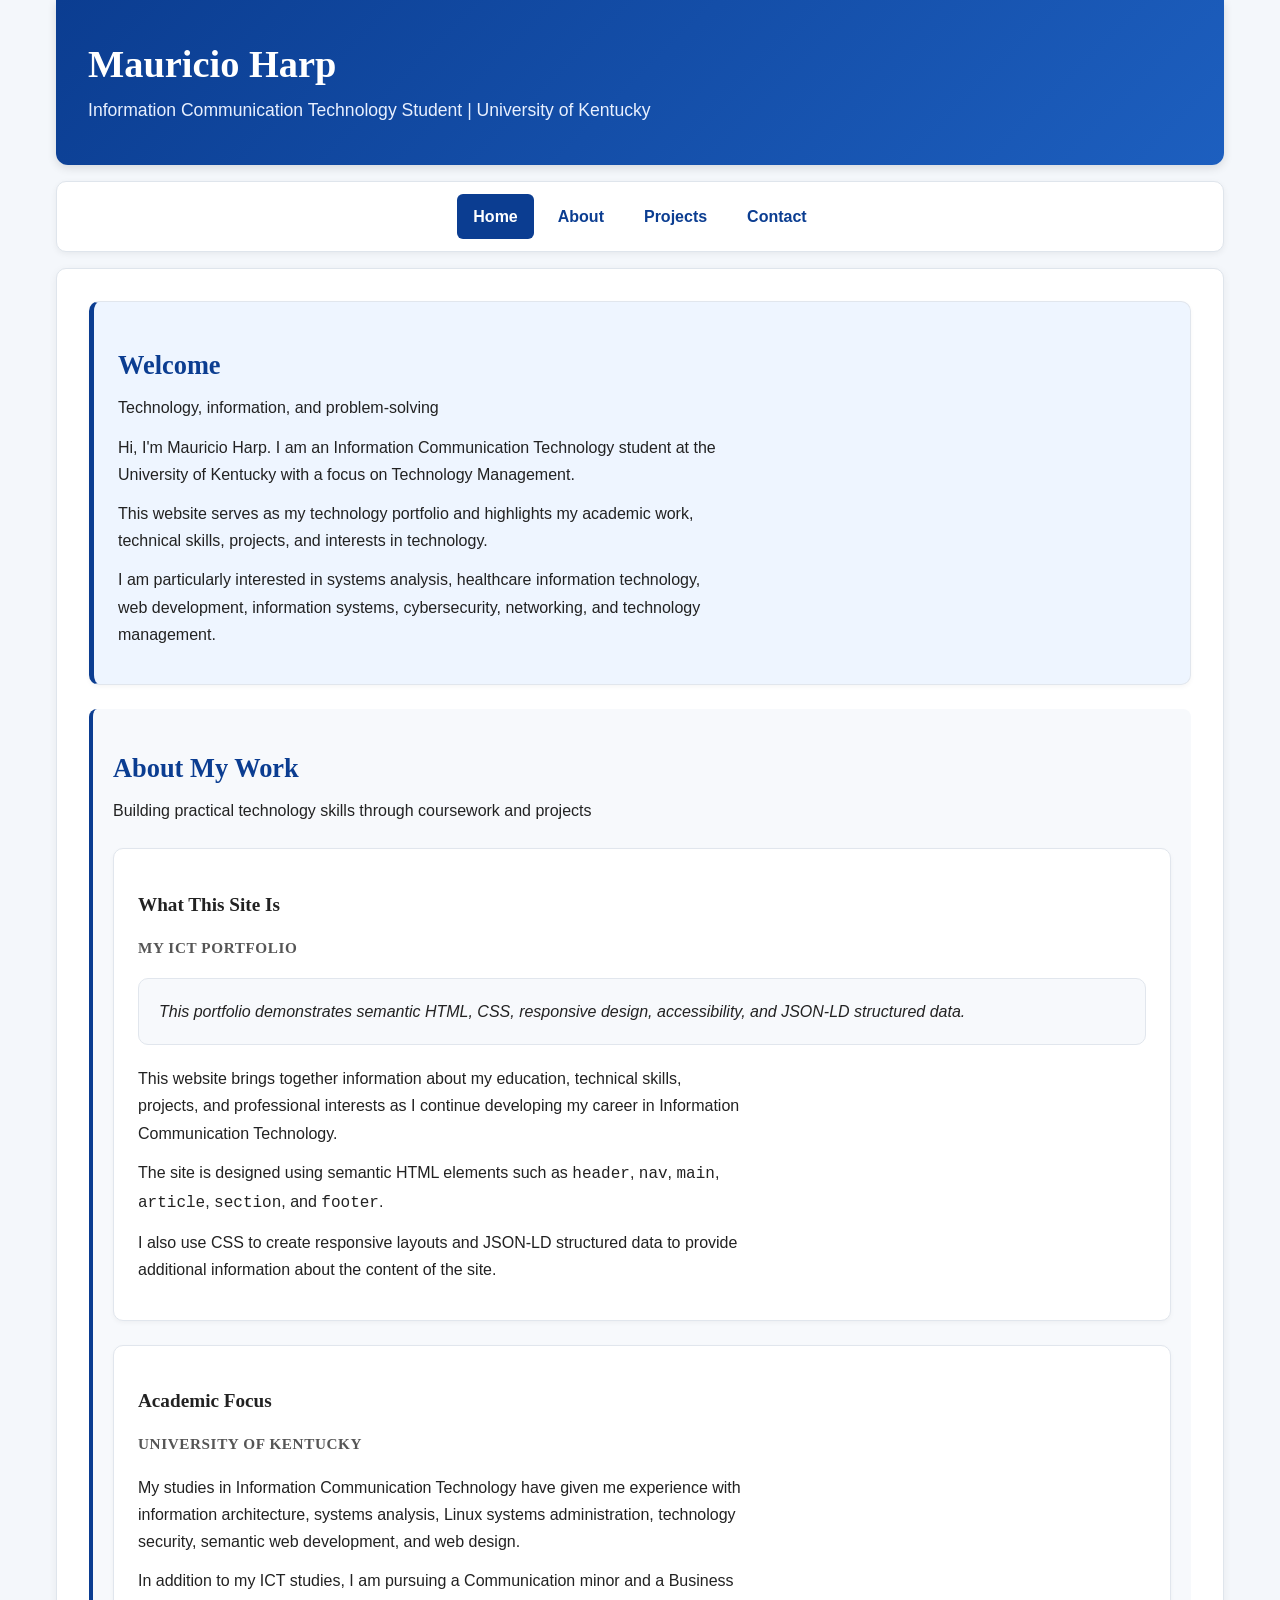
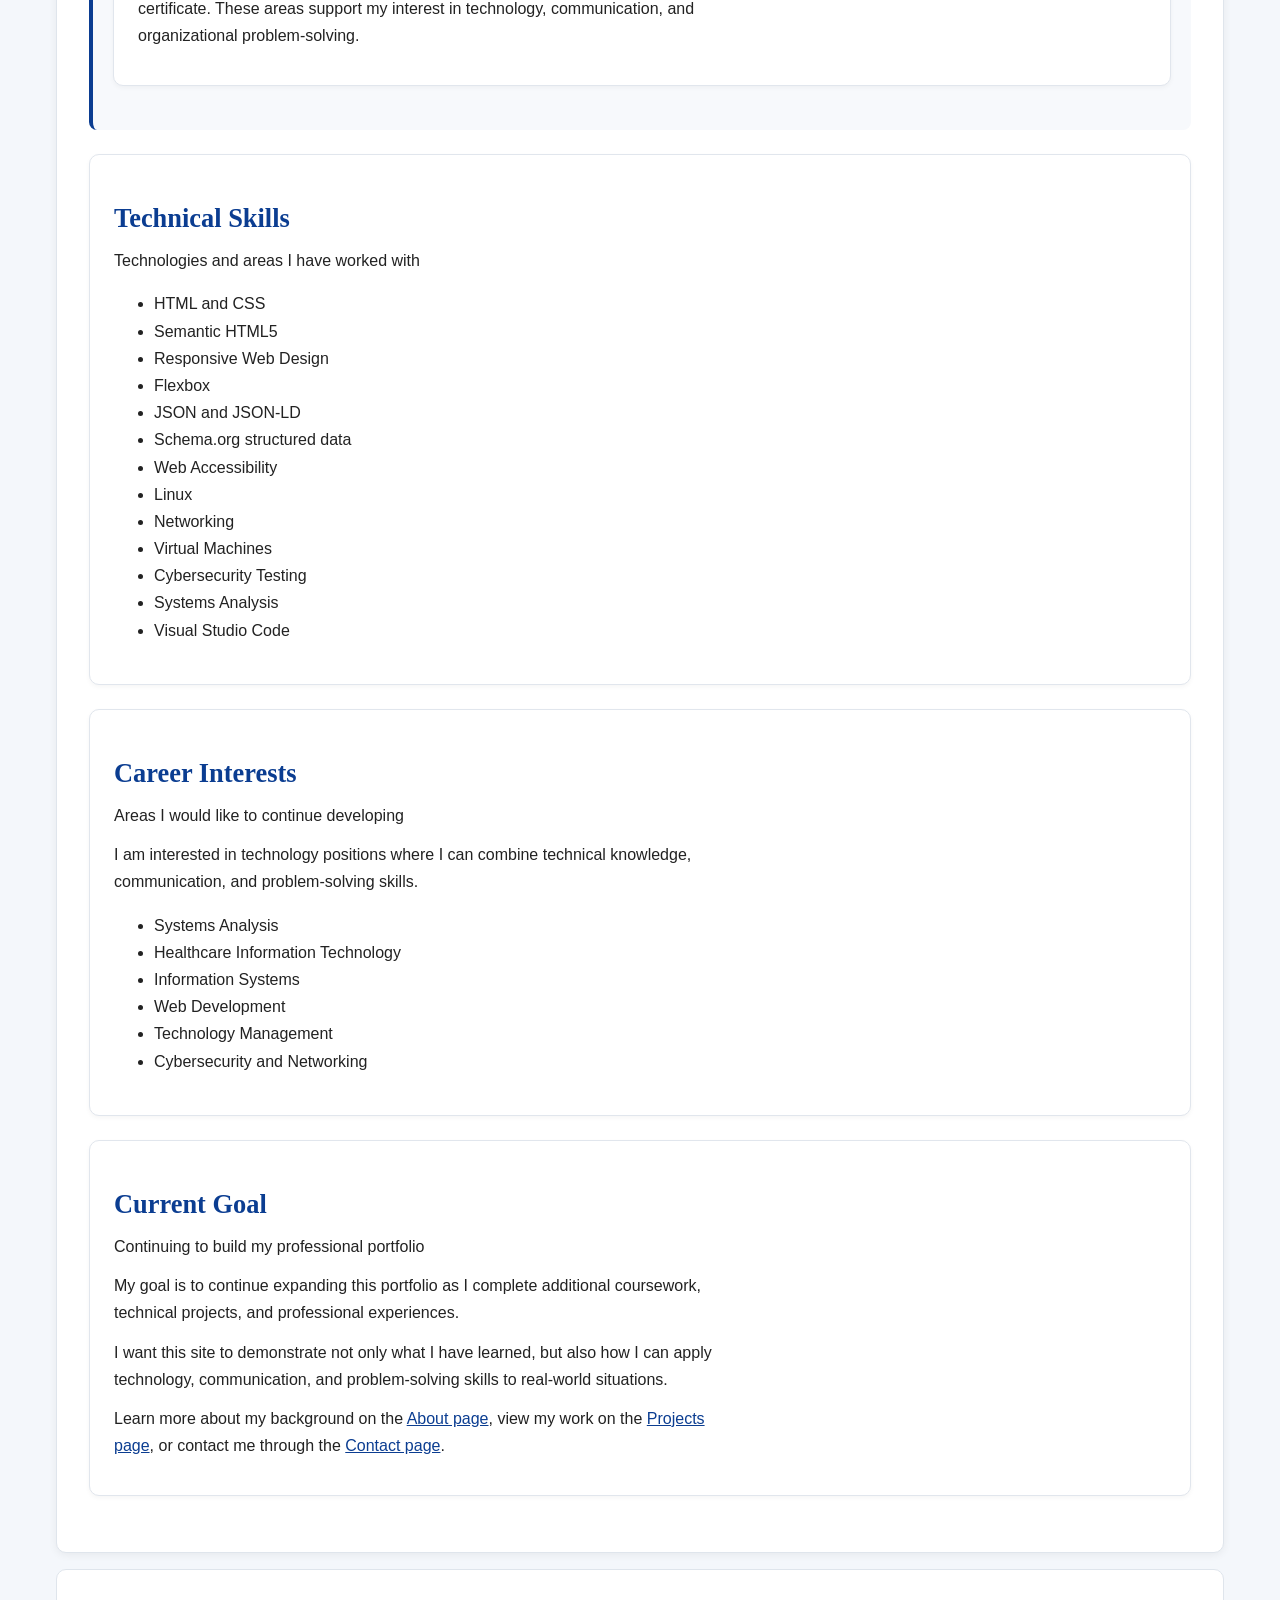
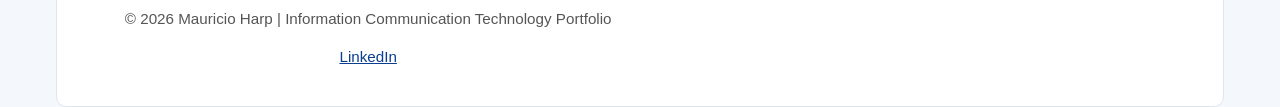
<file: index.html>
<!DOCTYPE html>
<html lang="en">
<head>
    <title>Mauricio Harp | Technology Portfolio</title>
    <meta charset="utf-8">
    <meta name="viewport" content="width=device-width, initial-scale=1.0">
    <meta name="author" content="Mauricio Harp">
    <meta name="description" content="Mauricio Harp's Information Communication Technology portfolio featuring academic work, technical skills, projects, web development, accessibility, and semantic web development.">
    <meta name="keywords" content="Mauricio Harp, ICT student, University of Kentucky, Technology Management, Communication, Business, web development, systems analysis, cybersecurity">
    <link rel="stylesheet" href="css/style.css">
    <script type="application/ld+json">
    {
      "@context": "https://schema.org",
      "@type": "WebPage",
      "name": "Mauricio Harp | Technology Portfolio",
      "description": "Mauricio Harp's Information Communication Technology portfolio featuring academic work, technical skills, projects, web development, accessibility, and semantic web development.",
      "author": {
        "@type": "Person",
        "name": "Mauricio Harp",
        "affiliation": {
          "@type": "CollegeOrUniversity",
          "name": "University of Kentucky"
        },
        "knowsAbout": [
          "Information Communication Technology",
          "Technology Management",
          "Web Development",
          "Semantic HTML",
          "CSS",
          "Responsive Web Design",
          "Accessibility",
          "Systems Analysis",
          "Cybersecurity",
          "Networking",
          "JSON-LD"
        ]
      },
      "mainEntity": {
        "@type": "CreativeWork",
        "name": "Mauricio Harp Technology Portfolio",
        "description": "A professional portfolio showcasing academic work, technical skills, projects, and interests in Information Communication Technology."
      }
    }
    </script>
</head>
<body>
    <header>
        <h1>Mauricio Harp</h1>
        <p class="site-tagline">
            Information Communication Technology Student | University of Kentucky
        </p>
    </header>
    <nav aria-label="Main navigation">
        <ul>
            <li><a href="index.html" aria-current="page">Home</a></li>
            <li><a href="about.html">About</a></li>
            <li><a href="projects.html">Projects</a></li>
            <li><a href="contact.html">Contact</a></li>
        </ul>
    </nav>
    <main>
        <section class="intro">
            <header>
                <h2>Welcome</h2>
                <p>Technology, information, and problem-solving</p>
            </header>
            <p>
                Hi, I'm Mauricio Harp. I am an Information Communication Technology
                student at the University of Kentucky with a focus on Technology Management.
            </p>
            <p>
                This website serves as my technology portfolio and highlights my academic
                work, technical skills, projects, and interests in technology.
            </p>
            <p>
                I am particularly interested in systems analysis, healthcare information
                technology, web development, information systems, cybersecurity,
                networking, and technology management.
            </p>
        </section>
        <article id="overview">
            <header>
                <h2>About My Work</h2>
                <p>Building practical technology skills through coursework and projects</p>
            </header>
            <section id="what-this-site-is">
                <header>
                    <h3>What This Site Is</h3>
                    <h4>My ICT portfolio</h4>
                </header>
                <aside>
                    This portfolio demonstrates semantic HTML, CSS, responsive design,
                    accessibility, and JSON-LD structured data.
                </aside>
                <p>
                    This website brings together information about my education,
                    technical skills, projects, and professional interests as I continue
                    developing my career in Information Communication Technology.
                </p>
                <p>
                    The site is designed using semantic HTML elements such as
                    <code>header</code>, <code>nav</code>, <code>main</code>,
                    <code>article</code>, <code>section</code>, and <code>footer</code>.
                </p>
                <p>
                    I also use CSS to create responsive layouts and JSON-LD structured
                    data to provide additional information about the content of the site.
                </p>
            </section>
            <section id="academic-focus">
                <header>
                    <h3>Academic Focus</h3>
                    <h4>University of Kentucky</h4>
                </header>
                <p>
                    My studies in Information Communication Technology have given me
                    experience with information architecture, systems analysis,
                    Linux systems administration, technology security, semantic web
                    development, and web design.
                </p>
                <p>
                    In addition to my ICT studies, I am pursuing a Communication minor
                    and a Business certificate. These areas support my interest in
                    technology, communication, and organizational problem-solving.
                </p>
            </section>
        </article>
        <section id="skills">
            <header>
                <h2>Technical Skills</h2>
                <p>Technologies and areas I have worked with</p>
            </header>
            <ul>
                <li>HTML and CSS</li>
                <li>Semantic HTML5</li>
                <li>Responsive Web Design</li>
                <li>Flexbox</li>
                <li>JSON and JSON-LD</li>
                <li>Schema.org structured data</li>
                <li>Web Accessibility</li>
                <li>Linux</li>
                <li>Networking</li>
                <li>Virtual Machines</li>
                <li>Cybersecurity Testing</li>
                <li>Systems Analysis</li>
                <li>Visual Studio Code</li>
            </ul>
        </section>
        <section id="career-interests">
            <header>
                <h2>Career Interests</h2>
                <p>Areas I would like to continue developing</p>
            </header>
            <p>
                I am interested in technology positions where I can combine technical
                knowledge, communication, and problem-solving skills.
            </p>
            <ul>
                <li>Systems Analysis</li>
                <li>Healthcare Information Technology</li>
                <li>Information Systems</li>
                <li>Web Development</li>
                <li>Technology Management</li>
                <li>Cybersecurity and Networking</li>
            </ul>
        </section>
        <section id="current-goal">
            <header>
                <h2>Current Goal</h2>
                <p>Continuing to build my professional portfolio</p>
            </header>
            <p>
                My goal is to continue expanding this portfolio as I complete additional
                coursework, technical projects, and professional experiences.
            </p>
            <p>
                I want this site to demonstrate not only what I have learned, but also
                how I can apply technology, communication, and problem-solving skills
                to real-world situations.
            </p>
            <p>
                Learn more about my background on the
                <a href="about.html">About page</a>,
                view my work on the
                <a href="projects.html">Projects page</a>,
                or contact me through the
                <a href="contact.html">Contact page</a>.
            </p>
        </section>
    </main>
    <footer>
        <p>
            &copy; 2026 Mauricio Harp |
            Information Communication Technology Portfolio
        </p>
        <p>
            <a href="https://www.linkedin.com/in/mauricioharp/"
               target="_blank"
               rel="noopener noreferrer">
                LinkedIn
            </a>
        </p>
    </footer>
</body>
</html>
</file>
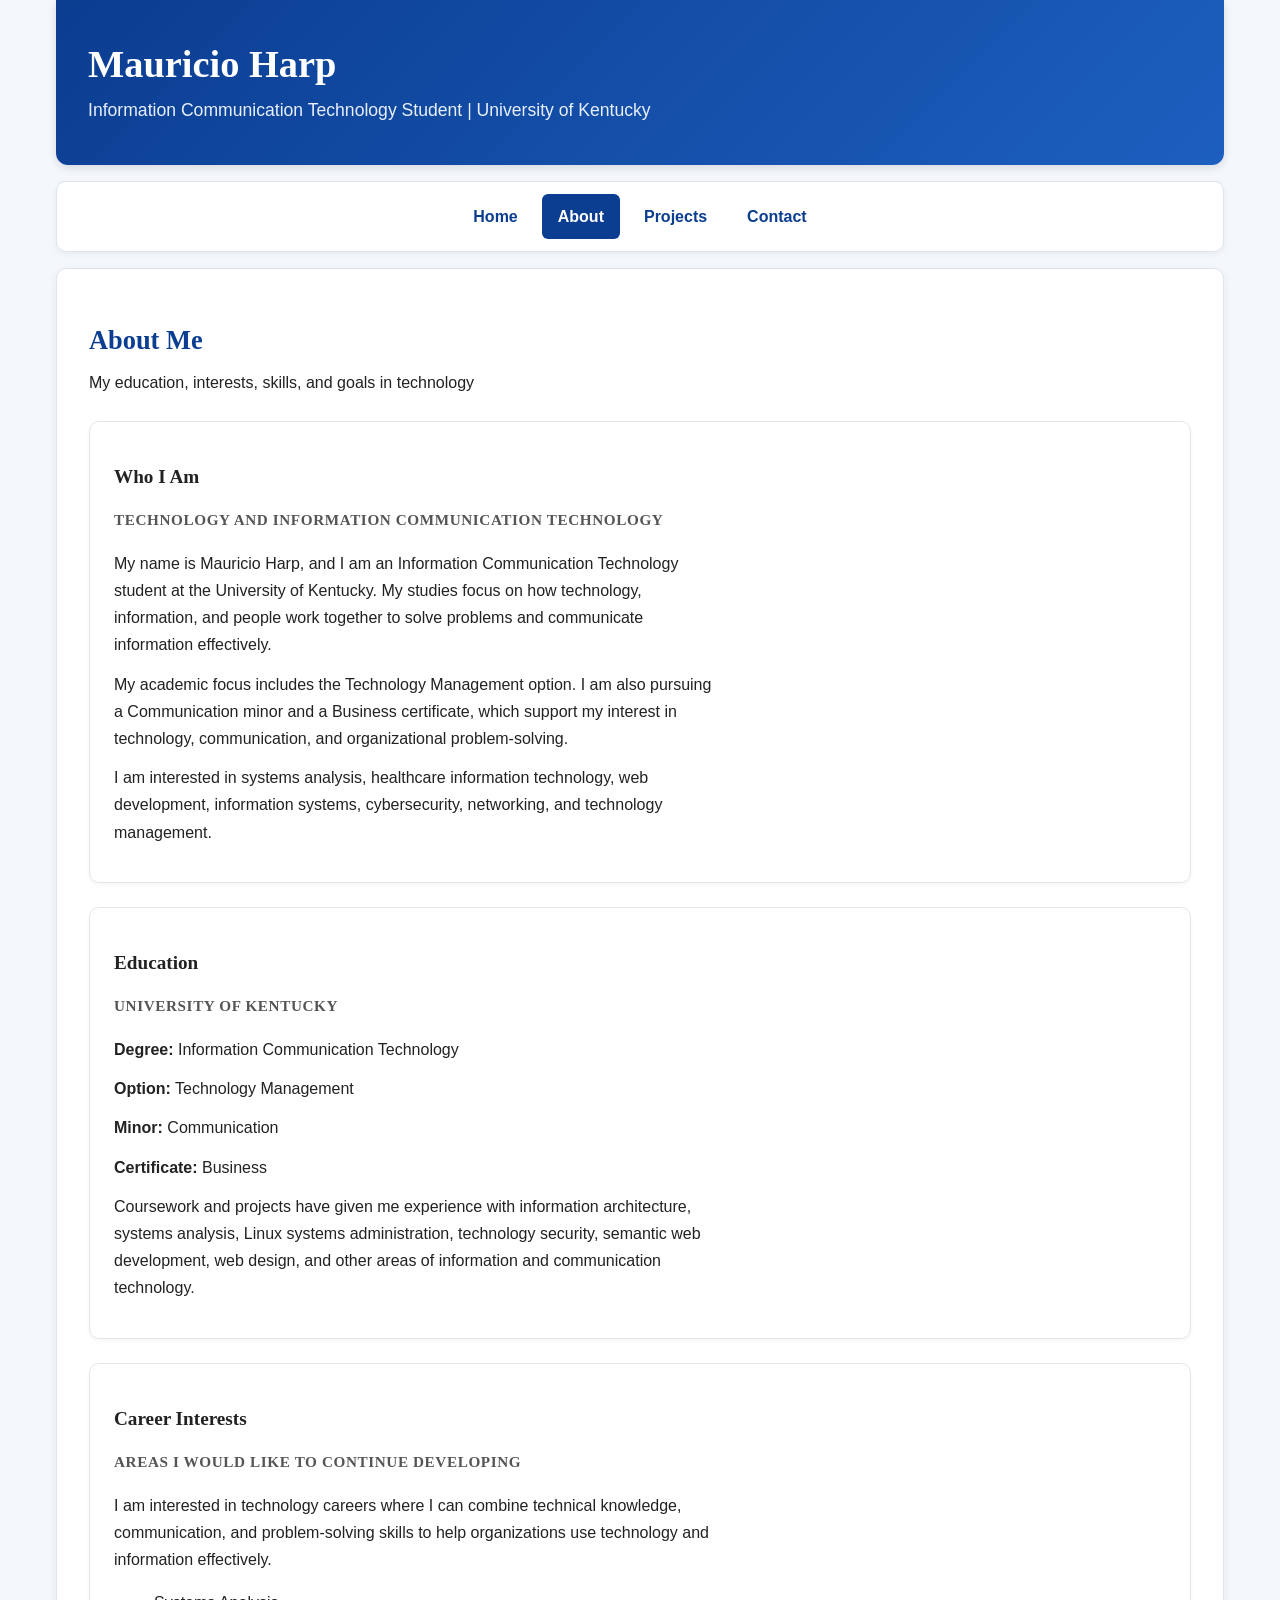
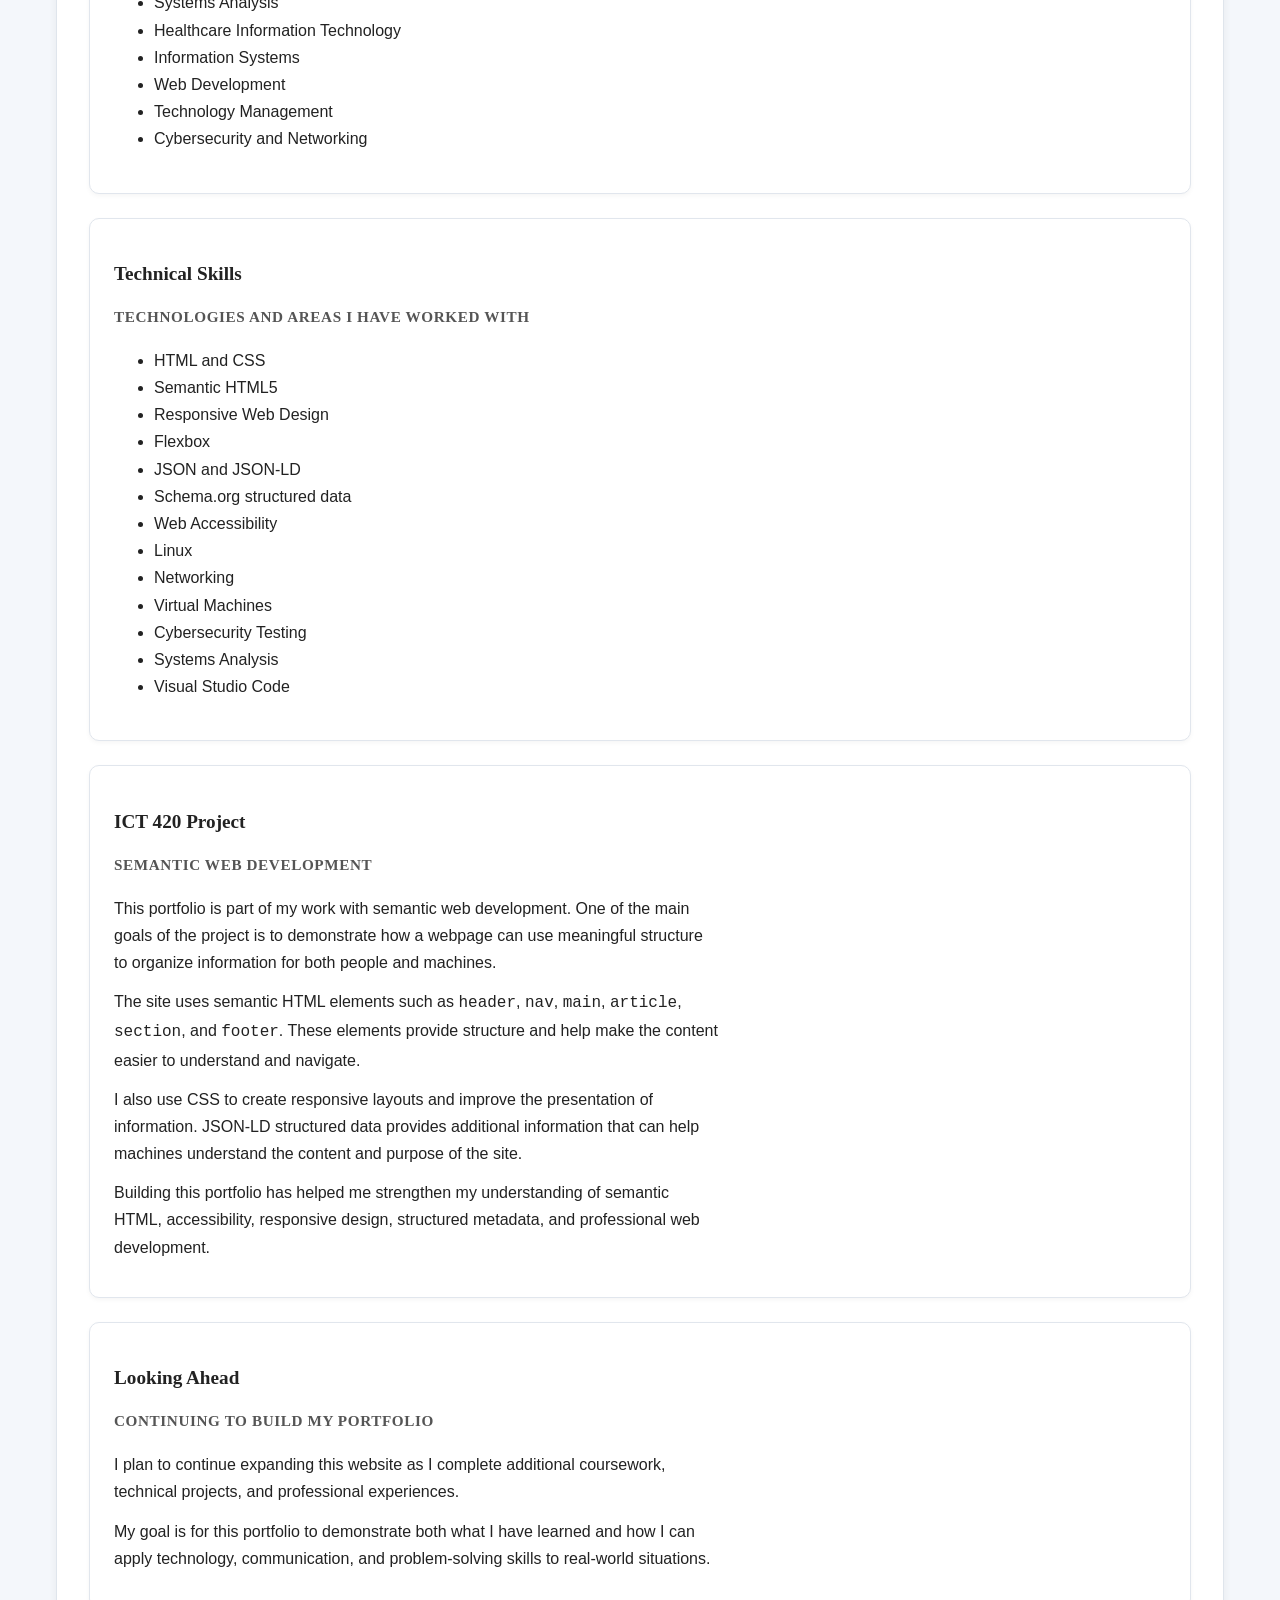
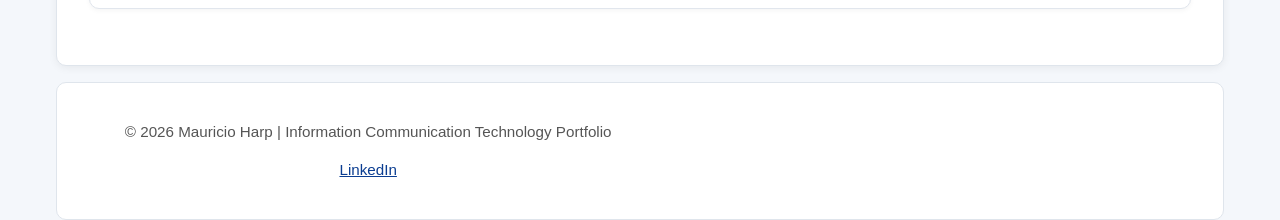
<file: about.html>
<!DOCTYPE html>
<html lang="en">
<head>
    <title>About | Mauricio Harp Portfolio</title>
    <meta charset="utf-8">
    <meta name="viewport" content="width=device-width, initial-scale=1.0">
    <meta name="author" content="Mauricio Harp">
    <meta name="description" content="About Mauricio Harp, a University of Kentucky Information Communication Technology student interested in technology, systems analysis, web development, and cybersecurity.">
    <meta name="keywords" content="Mauricio Harp, ICT student, University of Kentucky, Technology Management, Communication, Business, web development, systems analysis, cybersecurity">
    <link rel="stylesheet" href="css/style.css">
    <script type="application/ld+json">
    {
      "@context": "https://schema.org",
      "@type": "AboutPage",
      "name": "About | Mauricio Harp Portfolio",
      "description": "About Mauricio Harp, a University of Kentucky Information Communication Technology student interested in technology, systems analysis, web development, and cybersecurity.",
      "author": {
        "@type": "Person",
        "name": "Mauricio Harp",
        "affiliation": {
          "@type": "CollegeOrUniversity",
          "name": "University of Kentucky"
        },
        "knowsAbout": [
          "Information Communication Technology",
          "Technology Management",
          "Web Development",
          "Semantic HTML",
          "CSS",
          "Responsive Web Design",
          "Accessibility",
          "Systems Analysis",
          "Cybersecurity",
          "Networking",
          "JSON-LD"
        ]
      }
    }
    </script>
</head>
<body>
    <header>
        <h1>Mauricio Harp</h1>
        <p class="site-tagline">
            Information Communication Technology Student | University of Kentucky
        </p>
    </header>
    <nav aria-label="Main navigation">
        <ul>
            <li><a href="index.html">Home</a></li>
            <li><a href="about.html" aria-current="page">About</a></li>
            <li><a href="projects.html">Projects</a></li>
            <li><a href="contact.html">Contact</a></li>
        </ul>
    </nav>
    <main>
        <article id="about-page">
            <header>
                <h2>About Me</h2>
                <p>My education, interests, skills, and goals in technology</p>
            </header>
            <section id="about-me">
                <header>
                    <h3>Who I Am</h3>
                    <h4>Technology and Information Communication Technology</h4>
                </header>
                <p>
                    My name is Mauricio Harp, and I am an Information Communication Technology
                    student at the University of Kentucky. My studies focus on how technology,
                    information, and people work together to solve problems and communicate
                    information effectively.
                </p>
                <p>
                    My academic focus includes the Technology Management option. I am also
                    pursuing a Communication minor and a Business certificate, which support
                    my interest in technology, communication, and organizational problem-solving.
                </p>
                <p>
                    I am interested in systems analysis, healthcare information technology,
                    web development, information systems, cybersecurity, networking, and
                    technology management.
                </p>
            </section>
            <section id="education">
                <header>
                    <h3>Education</h3>
                    <h4>University of Kentucky</h4>
                </header>
                <p>
                    <strong>Degree:</strong>
                    Information Communication Technology
                </p>
                <p>
                    <strong>Option:</strong>
                    Technology Management
                </p>
                <p>
                    <strong>Minor:</strong>
                    Communication
                </p>
                <p>
                    <strong>Certificate:</strong>
                    Business
                </p>
                <p>
                    Coursework and projects have given me experience with information
                    architecture, systems analysis, Linux systems administration,
                    technology security, semantic web development, web design,
                    and other areas of information and communication technology.
                </p>
            </section>
            <section id="career-interests">
                <header>
                    <h3>Career Interests</h3>
                    <h4>Areas I would like to continue developing</h4>
                </header>
                <p>
                    I am interested in technology careers where I can combine technical
                    knowledge, communication, and problem-solving skills to help organizations
                    use technology and information effectively.
                </p>
                <ul>
                    <li>Systems Analysis</li>
                    <li>Healthcare Information Technology</li>
                    <li>Information Systems</li>
                    <li>Web Development</li>
                    <li>Technology Management</li>
                    <li>Cybersecurity and Networking</li>
                </ul>
            </section>
            <section id="technical-skills">
                <header>
                    <h3>Technical Skills</h3>
                    <h4>Technologies and areas I have worked with</h4>
                </header>
                <ul>
                    <li>HTML and CSS</li>
                    <li>Semantic HTML5</li>
                    <li>Responsive Web Design</li>
                    <li>Flexbox</li>
                    <li>JSON and JSON-LD</li>
                    <li>Schema.org structured data</li>
                    <li>Web Accessibility</li>
                    <li>Linux</li>
                    <li>Networking</li>
                    <li>Virtual Machines</li>
                    <li>Cybersecurity Testing</li>
                    <li>Systems Analysis</li>
                    <li>Visual Studio Code</li>
                </ul>
            </section>
            <section id="project-overview">
                <header>
                    <h3>ICT 420 Project</h3>
                    <h4>Semantic Web Development</h4>
                </header>
                <p>
                    This portfolio is part of my work with semantic web development.
                    One of the main goals of the project is to demonstrate how a webpage
                    can use meaningful structure to organize information for both people
                    and machines.
                </p>
                <p>
                    The site uses semantic HTML elements such as
                    <code>header</code>, <code>nav</code>, <code>main</code>,
                    <code>article</code>, <code>section</code>, and <code>footer</code>.
                    These elements provide structure and help make the content easier
                    to understand and navigate.
                </p>
                <p>
                    I also use CSS to create responsive layouts and improve the presentation
                    of information. JSON-LD structured data provides additional information
                    that can help machines understand the content and purpose of the site.
                </p>
                <p>
                    Building this portfolio has helped me strengthen my understanding of
                    semantic HTML, accessibility, responsive design, structured metadata,
                    and professional web development.
                </p>
            </section>
            <section id="future-goals">
                <header>
                    <h3>Looking Ahead</h3>
                    <h4>Continuing to build my portfolio</h4>
                </header>
                <p>
                    I plan to continue expanding this website as I complete additional
                    coursework, technical projects, and professional experiences.
                </p>
                <p>
                    My goal is for this portfolio to demonstrate both what I have learned
                    and how I can apply technology, communication, and problem-solving
                    skills to real-world situations.
                </p>
            </section>
        </article>
    </main>
    <footer>
        <p>
            &copy; 2026 Mauricio Harp |
            Information Communication Technology Portfolio
        </p>
        <p>
            <a href="https://www.linkedin.com/in/mauricioharp/"
               target="_blank"
               rel="noopener noreferrer">
                LinkedIn
            </a>
        </p>
    </footer>
</body>
</html>
</file>
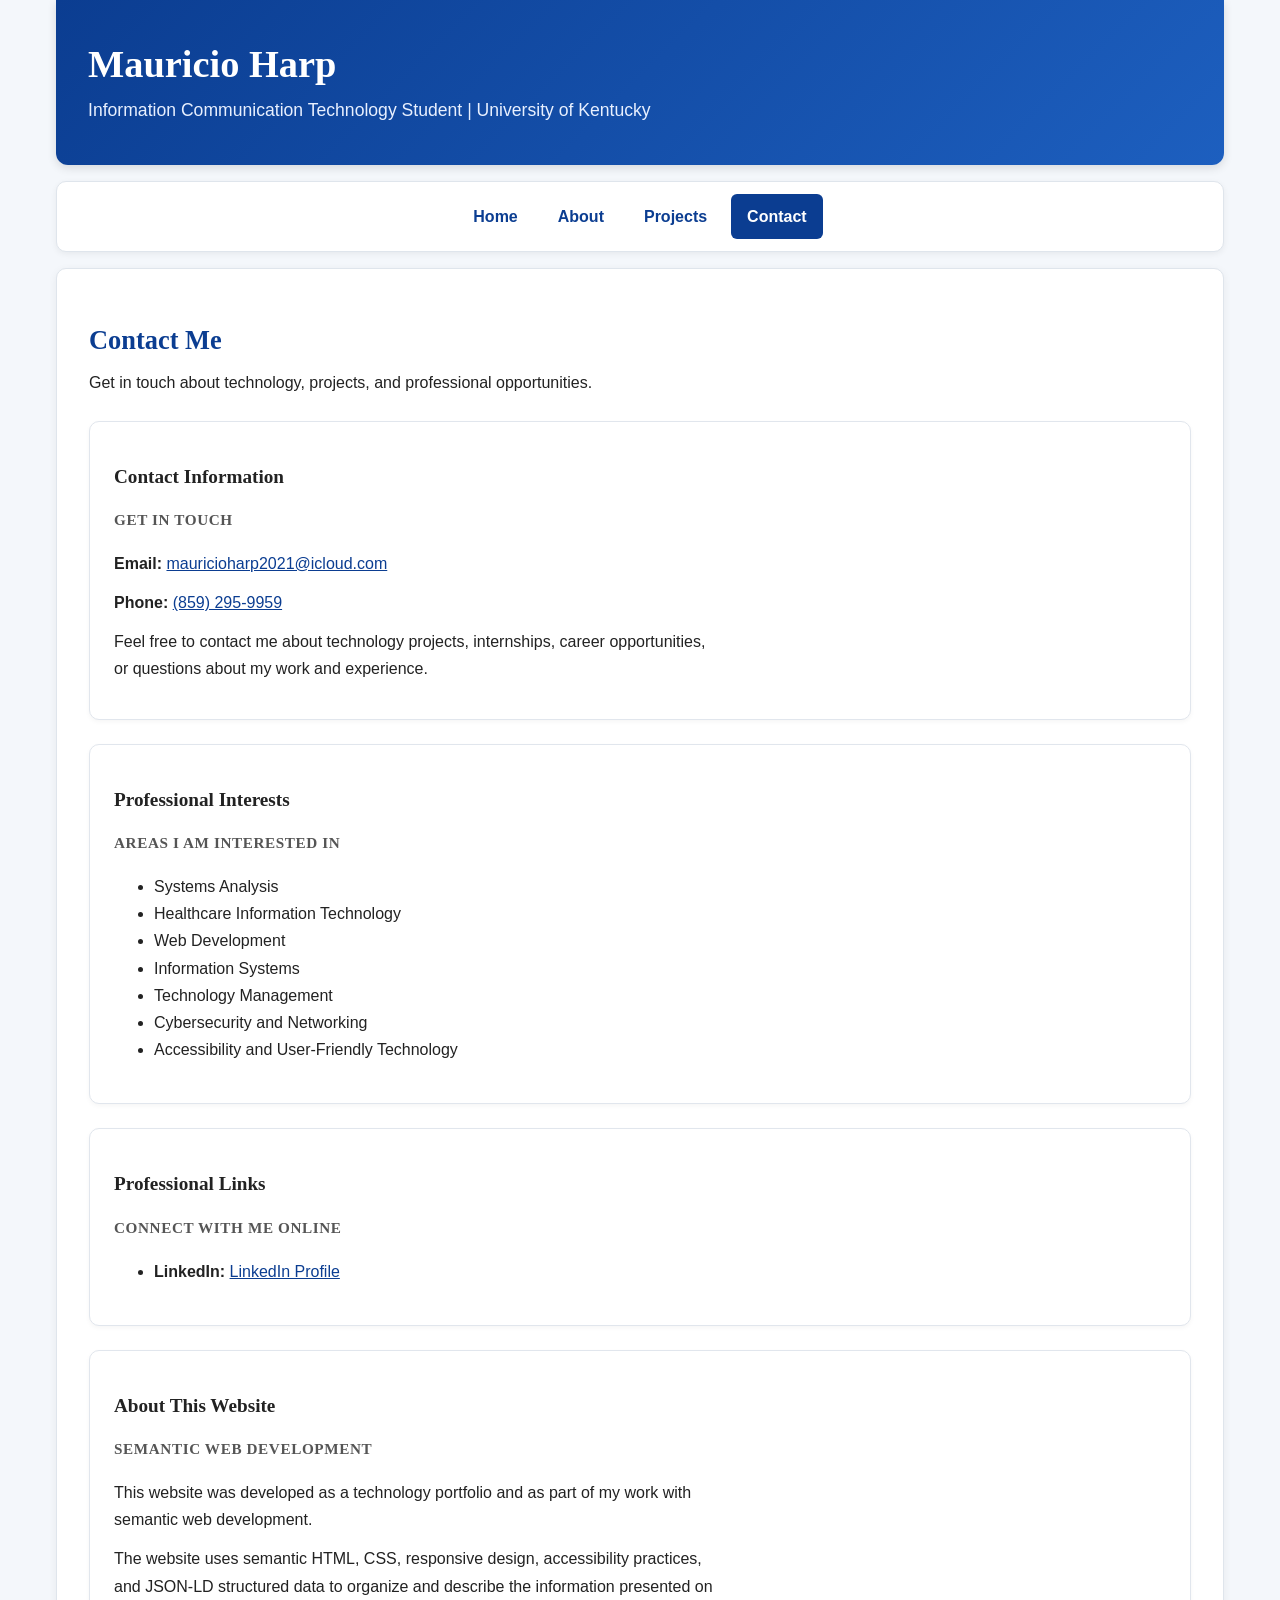
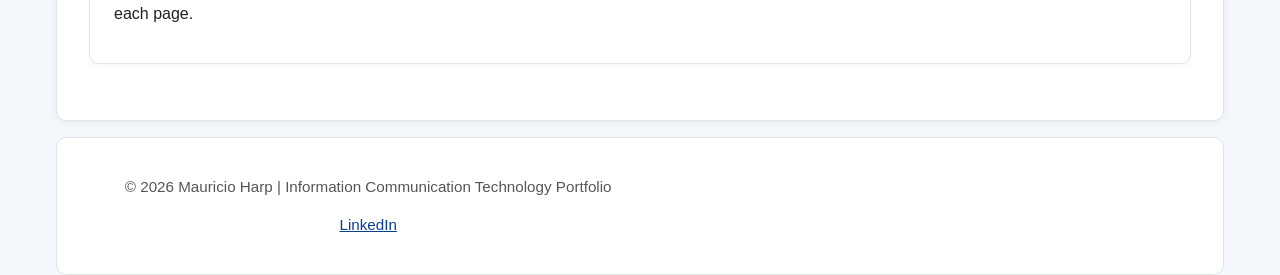
<file: contact.html>
<!DOCTYPE html>
<html lang="en">
<head>
    <title>Contact | Mauricio Harp Portfolio</title>
    <meta charset="utf-8">
    <meta name="viewport" content="width=device-width, initial-scale=1.0">
    <meta name="author" content="Mauricio Harp">
    <meta name="description" content="Contact Mauricio Harp, a University of Kentucky Information Communication Technology student interested in technology, systems analysis, web development, and cybersecurity.">
    <meta name="keywords" content="Mauricio Harp, contact, ICT student, University of Kentucky, technology portfolio, systems analysis, web development">
    <link rel="stylesheet" href="css/style.css">
    <script type="application/ld+json">
    {
      "@context": "https://schema.org",
      "@type": "ContactPage",
      "name": "Contact | Mauricio Harp Portfolio",
      "description": "Contact Mauricio Harp, a University of Kentucky Information Communication Technology student.",
      "author": {
        "@type": "Person",
        "name": "Mauricio Harp",
        "affiliation": {
          "@type": "CollegeOrUniversity",
          "name": "University of Kentucky"
        },
        "email": "mailto:mauricioharp2021@icloud.com",
        "telephone": "+1-859-295-9959"
      }
    }
    </script>
</head>
<body>
    <header>
        <h1>Mauricio Harp</h1>
        <p class="site-tagline">
            Information Communication Technology Student | University of Kentucky
        </p>
    </header>
    <nav aria-label="Main navigation">
        <ul>
            <li><a href="index.html">Home</a></li>
            <li><a href="about.html">About</a></li>
            <li><a href="projects.html">Projects</a></li>
            <li><a href="contact.html" aria-current="page">Contact</a></li>
        </ul>
    </nav>
    <main>
        <article id="contact-page">
            <header>
                <h2>Contact Me</h2>
                <p>
                    Get in touch about technology, projects, and professional opportunities.
                </p>
            </header>
            <section id="contact-info">
                <header>
                    <h3>Contact Information</h3>
                    <h4>Get in touch</h4>
                </header>
                <address>
                    <p>
                        <strong>Email:</strong>
                        <a href="mailto:mauricioharp2021@icloud.com">
                            mauricioharp2021@icloud.com
                        </a>
                    </p>
                    <p>
                        <strong>Phone:</strong>
                        <a href="tel:+18592959959">
                            (859) 295-9959
                        </a>
                    </p>
                </address>
                <p>
                    Feel free to contact me about technology projects, internships,
                    career opportunities, or questions about my work and experience.
                </p>
            </section>
            <section id="professional-interests">
                <header>
                    <h3>Professional Interests</h3>
                    <h4>Areas I am interested in</h4>
                </header>
                <ul>
                    <li>Systems Analysis</li>
                    <li>Healthcare Information Technology</li>
                    <li>Web Development</li>
                    <li>Information Systems</li>
                    <li>Technology Management</li>
                    <li>Cybersecurity and Networking</li>
                    <li>Accessibility and User-Friendly Technology</li>
                </ul>
            </section>
            <section id="professional-links">
                <header>
                    <h3>Professional Links</h3>
                    <h4>Connect with me online</h4>
                </header>
                <ul>
                    <li>
                        <strong>LinkedIn:</strong>
                        <a href="https://www.linkedin.com/in/mauricioharp/"
                           target="_blank"
                           rel="noopener noreferrer">
                            LinkedIn Profile
                        </a>
                    </li>
                </ul>
            </section>
            <section id="website-information">
                <header>
                    <h3>About This Website</h3>
                    <h4>Semantic Web Development</h4>
                </header>
                <p>
                    This website was developed as a technology portfolio and as part
                    of my work with semantic web development.
                </p>
                <p>
                    The website uses semantic HTML, CSS, responsive design,
                    accessibility practices, and JSON-LD structured data to organize
                    and describe the information presented on each page.
                </p>
            </section>
        </article>
    </main>
    <footer>
        <p>
            &copy; 2026 Mauricio Harp |
            Information Communication Technology Portfolio
        </p>
        <p>
            <a href="https://www.linkedin.com/in/mauricioharp/"
               target="_blank"
               rel="noopener noreferrer">
                LinkedIn
            </a>
        </p>
    </footer>
</body>
</html>
</file>
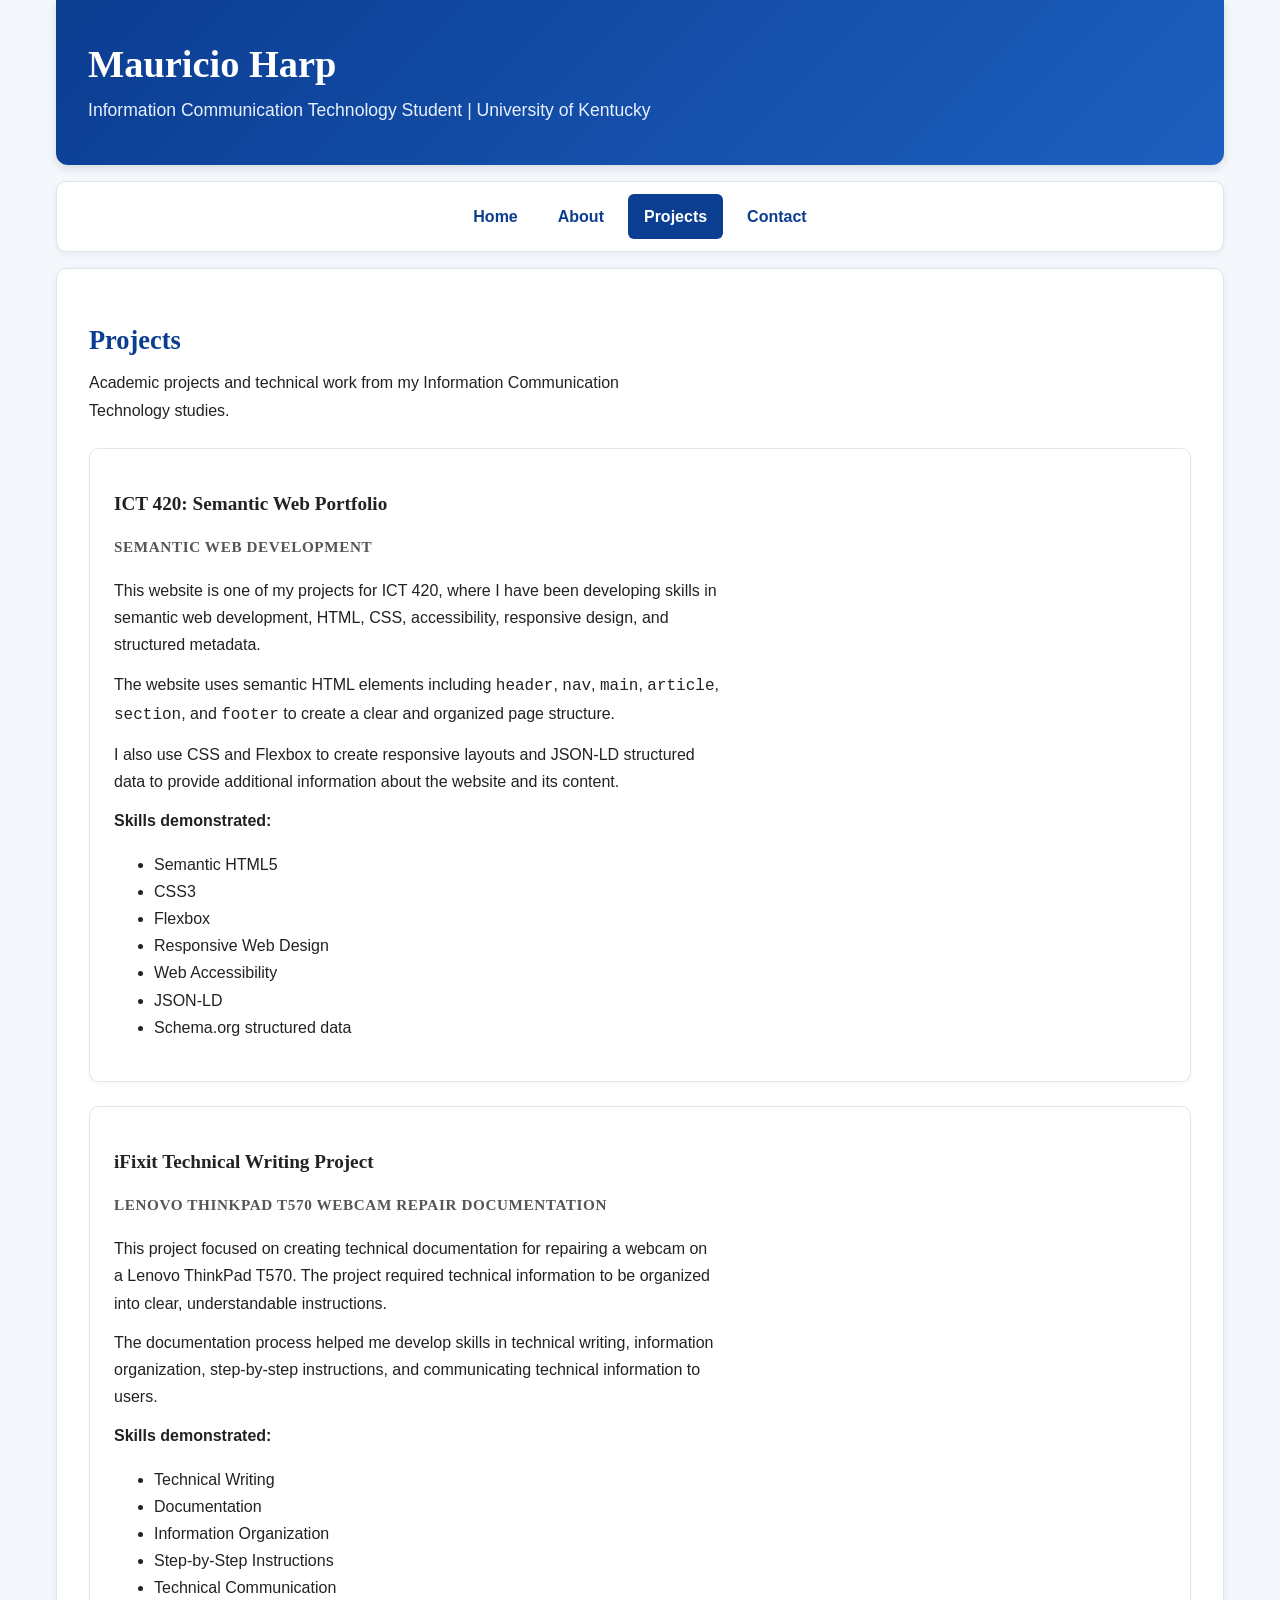
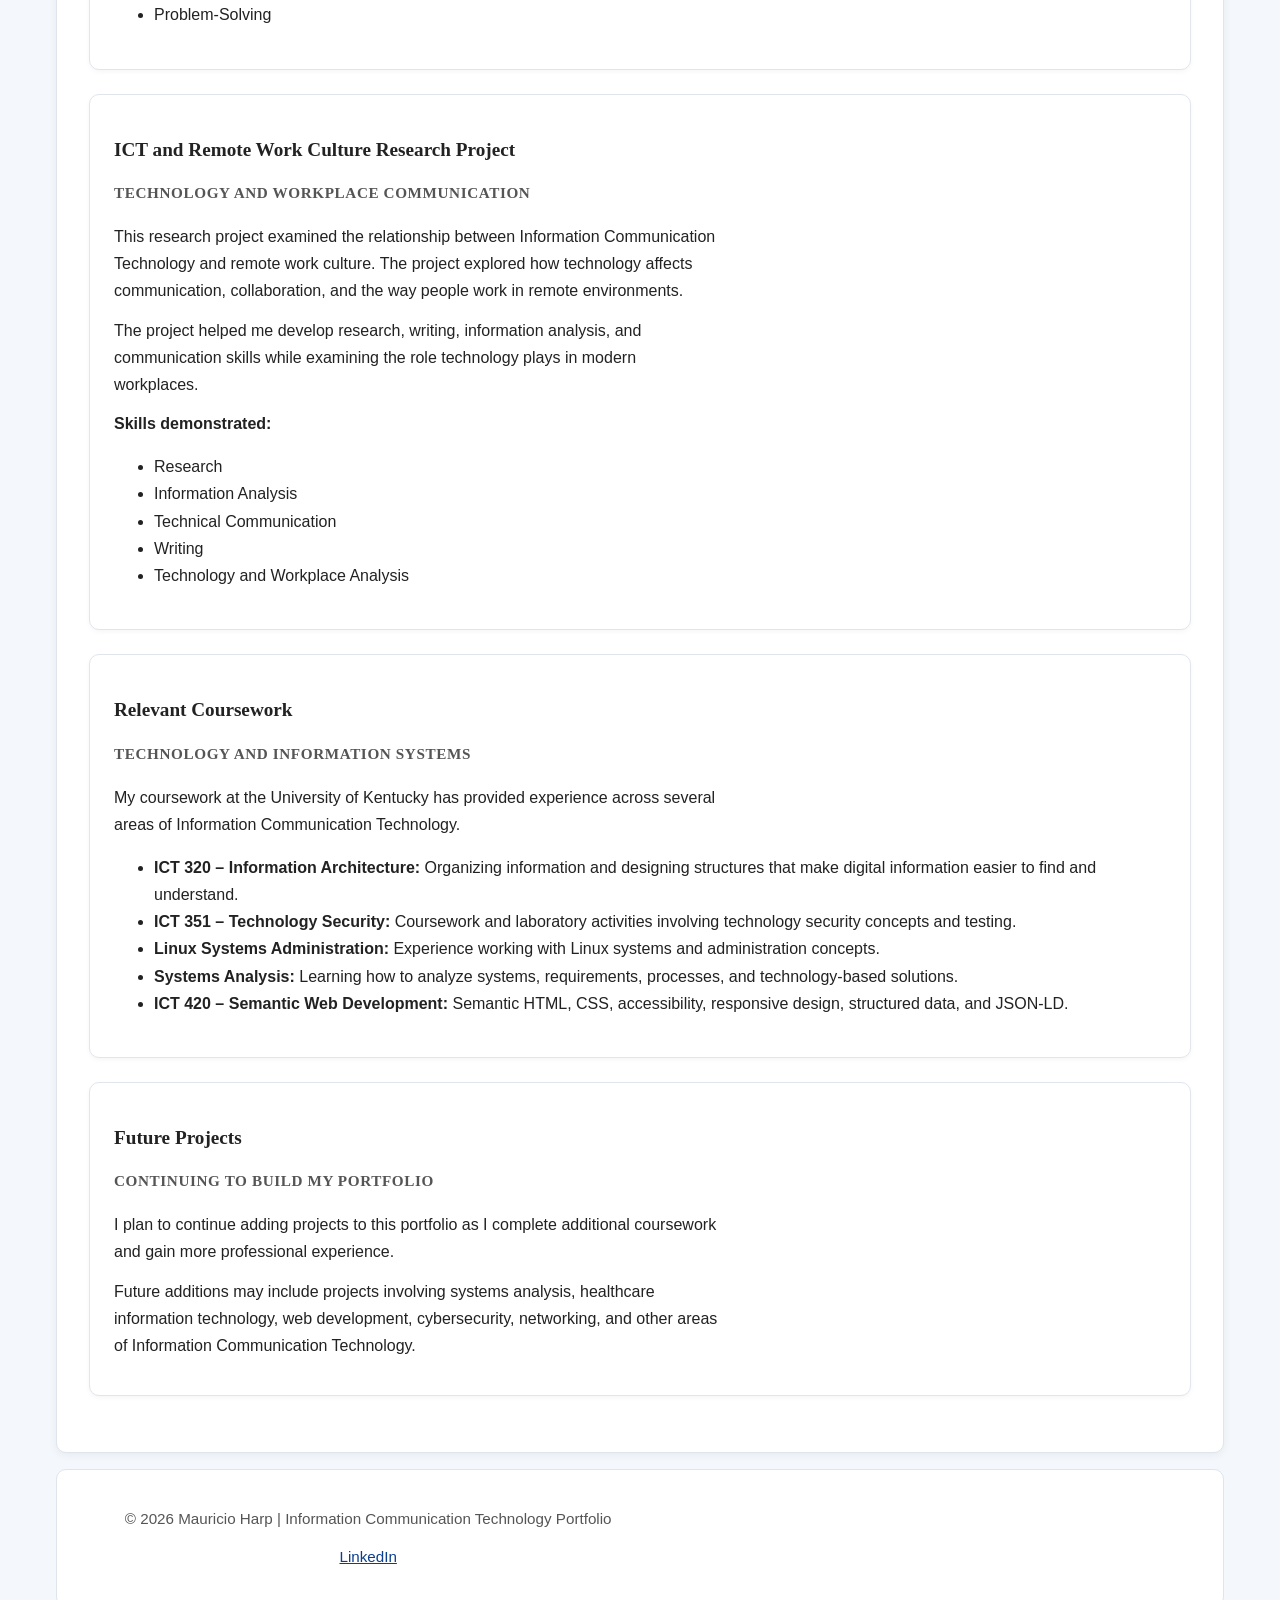
<file: project.html>
<!DOCTYPE html>
<html lang="en">
<head>
    <title>Projects | Mauricio Harp Portfolio</title>
    <meta charset="utf-8">
    <meta name="viewport" content="width=device-width, initial-scale=1.0">
    <meta name="author" content="Mauricio Harp">
    <meta name="description" content="Projects and academic work completed by Mauricio Harp as an Information Communication Technology student at the University of Kentucky.">
    <meta name="keywords" content="Mauricio Harp, ICT projects, University of Kentucky, semantic web development, technical writing, information architecture, technology security, systems analysis">
    <link rel="stylesheet" href="css/style.css">
    <script type="application/ld+json">
    {
      "@context": "https://schema.org",
      "@type": "CollectionPage",
      "name": "Projects | Mauricio Harp Portfolio",
      "description": "Projects and academic work completed by Mauricio Harp as an Information Communication Technology student at the University of Kentucky.",
      "author": {
        "@type": "Person",
        "name": "Mauricio Harp",
        "affiliation": {
          "@type": "CollegeOrUniversity",
          "name": "University of Kentucky"
        }
      },
      "about": [
        "Information Communication Technology",
        "Web Development",
        "Semantic Web Development",
        "Technical Writing",
        "Information Architecture",
        "Technology Security",
        "Systems Analysis"
      ]
    }
    </script>
</head>
<body>
    <header>
        <h1>Mauricio Harp</h1>
        <p class="site-tagline">
            Information Communication Technology Student | University of Kentucky
        </p>
    </header>
    <nav aria-label="Main navigation">
        <ul>
            <li><a href="index.html">Home</a></li>
            <li><a href="about.html">About</a></li>
            <li><a href="projects.html" aria-current="page">Projects</a></li>
            <li><a href="contact.html">Contact</a></li>
        </ul>
    </nav>
    <main>
        <article id="projects-page">
            <header>
                <h2>Projects</h2>
                <p>
                    Academic projects and technical work from my Information Communication
                    Technology studies.
                </p>
            </header>
            <section id="ict420-project">
                <header>
                    <h3>ICT 420: Semantic Web Portfolio</h3>
                    <h4>Semantic Web Development</h4>
                </header>
                <p>
                    This website is one of my projects for ICT 420, where I have been
                    developing skills in semantic web development, HTML, CSS, accessibility,
                    responsive design, and structured metadata.
                </p>
                <p>
                    The website uses semantic HTML elements including
                    <code>header</code>, <code>nav</code>, <code>main</code>,
                    <code>article</code>, <code>section</code>, and <code>footer</code>
                    to create a clear and organized page structure.
                </p>
                <p>
                    I also use CSS and Flexbox to create responsive layouts and JSON-LD
                    structured data to provide additional information about the website
                    and its content.
                </p>
                <p><strong>Skills demonstrated:</strong></p>
                <ul>
                    <li>Semantic HTML5</li>
                    <li>CSS3</li>
                    <li>Flexbox</li>
                    <li>Responsive Web Design</li>
                    <li>Web Accessibility</li>
                    <li>JSON-LD</li>
                    <li>Schema.org structured data</li>
                </ul>
            </section>
            <section id="ifixit-project">
                <header>
                    <h3>iFixit Technical Writing Project</h3>
                    <h4>Lenovo ThinkPad T570 Webcam Repair Documentation</h4>
                </header>
                <p>
                    This project focused on creating technical documentation for repairing
                    a webcam on a Lenovo ThinkPad T570. The project required technical
                    information to be organized into clear, understandable instructions.
                </p>
                <p>
                    The documentation process helped me develop skills in technical writing,
                    information organization, step-by-step instructions, and communicating
                    technical information to users.
                </p>
                <p><strong>Skills demonstrated:</strong></p>
                <ul>
                    <li>Technical Writing</li>
                    <li>Documentation</li>
                    <li>Information Organization</li>
                    <li>Step-by-Step Instructions</li>
                    <li>Technical Communication</li>
                    <li>Problem-Solving</li>
                </ul>
            </section>
            <section id="remote-work-project">
                <header>
                    <h3>ICT and Remote Work Culture Research Project</h3>
                    <h4>Technology and Workplace Communication</h4>
                </header>
                <p>
                    This research project examined the relationship between Information
                    Communication Technology and remote work culture. The project explored
                    how technology affects communication, collaboration, and the way people
                    work in remote environments.
                </p>
                <p>
                    The project helped me develop research, writing, information analysis,
                    and communication skills while examining the role technology plays in
                    modern workplaces.
                </p>
                <p><strong>Skills demonstrated:</strong></p>
                <ul>
                    <li>Research</li>
                    <li>Information Analysis</li>
                    <li>Technical Communication</li>
                    <li>Writing</li>
                    <li>Technology and Workplace Analysis</li>
                </ul>
            </section>
            <section id="coursework">
                <header>
                    <h3>Relevant Coursework</h3>
                    <h4>Technology and Information Systems</h4>
                </header>
                <p>
                    My coursework at the University of Kentucky has provided experience
                    across several areas of Information Communication Technology.
                </p>
                <ul>
                    <li>
                        <strong>ICT 320 – Information Architecture:</strong>
                        Organizing information and designing structures that make
                        digital information easier to find and understand.
                    </li>
                    <li>
                        <strong>ICT 351 – Technology Security:</strong>
                        Coursework and laboratory activities involving technology
                        security concepts and testing.
                    </li>
                    <li>
                        <strong>Linux Systems Administration:</strong>
                        Experience working with Linux systems and administration concepts.
                    </li>
                    <li>
                        <strong>Systems Analysis:</strong>
                        Learning how to analyze systems, requirements, processes,
                        and technology-based solutions.
                    </li>
                    <li>
                        <strong>ICT 420 – Semantic Web Development:</strong>
                        Semantic HTML, CSS, accessibility, responsive design,
                        structured data, and JSON-LD.
                    </li>
                </ul>
            </section>
            <section id="future-projects">
                <header>
                    <h3>Future Projects</h3>
                    <h4>Continuing to build my portfolio</h4>
                </header>
                <p>
                    I plan to continue adding projects to this portfolio as I complete
                    additional coursework and gain more professional experience.
                </p>
                <p>
                    Future additions may include projects involving systems analysis,
                    healthcare information technology, web development, cybersecurity,
                    networking, and other areas of Information Communication Technology.
                </p>
            </section>
        </article>
    </main>
    <footer>
        <p>
            &copy; 2026 Mauricio Harp |
            Information Communication Technology Portfolio
        </p>
        <p>
            <a href="https://www.linkedin.com/in/mauricioharp/"
               target="_blank"
               rel="noopener noreferrer">
                LinkedIn
            </a>
        </p>
    </footer>
</body>
</html>
</file>
<file: css/style.css>
/* =========================
   Base document styles
   ========================= */

* {
  box-sizing: border-box;
}

html {
  font-size: 100%;
  scroll-behavior: smooth;
  background-color: #f4f7fb;
}

body {
  margin: 0 auto;
  max-width: 1200px;
  padding: 0 1rem;
  background-color: #f4f7fb;
  color: #222222;
  font-family: Arial, Helvetica, sans-serif;
  font-size: 1rem;
  line-height: 1.6;
}

/* =========================
   Header
   ========================= */

body > header {
  padding: 2.5rem 2rem;
  margin-bottom: 1rem;
  background: linear-gradient(135deg, #0b3d91, #1d5fbf);
  color: #ffffff;
  border-radius: 0 0 12px 12px;
  box-shadow: 0 3px 10px rgba(0, 0, 0, 0.12);
}

body > header h1 {
  margin: 0;
  color: #ffffff;
  font-size: 2.4rem;
}

.site-tagline {
  margin: 0.35rem 0 0;
  color: #e8f0ff;
  font-size: 1.1rem;
}

/* =========================
   Headings
   ========================= */

h1,
h2,
h3,
h4 {
  font-family: Georgia, "Times New Roman", serif;
  line-height: 1.3;
}

h1 {
  color: #0b3d91;
  font-size: 2rem;
  font-weight: 700;
}

h2 {
  color: #0b3d91;
  font-size: 1.65rem;
  margin-bottom: 0.75rem;
}

h3 {
  color: #222222;
  font-size: 1.2rem;
}

h4 {
  color: #555555;
  font-size: 0.95rem;
  font-weight: 600;
  text-transform: uppercase;
  letter-spacing: 0.04em;
}

/* =========================
   Navigation
   ========================= */

nav {
  width: 100%;
  max-width: none;
  min-width: 0;
  margin-bottom: 1rem;
  padding: 0.75rem 1rem;
  background-color: #ffffff;
  border: 1px solid #dfe5ec;
  border-radius: 10px;
  box-shadow: 0 2px 6px rgba(0, 0, 0, 0.06);
}

nav ul {
  display: flex;
  flex-wrap: wrap;
  justify-content: center;
  align-items: center;
  gap: 0.5rem;
  list-style: none;
  margin: 0;
  padding: 0;
}

nav li {
  margin: 0;
}

nav ul li a {
  display: block;
  padding: 0.55rem 1rem;
  color: #0b3d91;
  text-decoration: none;
  font-weight: 600;
  border-radius: 6px;
  transition: background-color 0.2s ease, color 0.2s ease;
}

nav ul li a:hover {
  color: #ffffff;
  background-color: #0b3d91;
  text-decoration: none;
}

nav ul li a:focus {
  outline: 2px solid #0b3d91;
  outline-offset: 2px;
}

nav a[aria-current="page"] {
  color: #ffffff;
  background-color: #0b3d91;
  padding: 0.55rem 1rem;
  border-radius: 6px;
}

/* =========================
   Main content
   ========================= */

main {
  width: 100%;
  margin: 0;
  padding: 2rem;
  background-color: #ffffff;
  border: 1px solid #dfe5ec;
  border-radius: 10px;
  box-shadow: 0 2px 8px rgba(0, 0, 0, 0.06);
}

section {
  margin: 1.5rem 0;
  padding: 1.5rem;
  background-color: #ffffff;
  border: 1px solid #e1e6ed;
  border-radius: 10px;
  box-shadow: 0 2px 5px rgba(0, 0, 0, 0.04);
}

section:first-child {
  margin-top: 0;
}

.intro {
  background-color: #eef5ff;
  border-left: 5px solid #0b3d91;
}

/* =========================
   Paragraphs and text
   ========================= */

p {
  max-width: 68ch;
  margin: 0.75rem 0;
  line-height: 1.7;
}

strong {
  font-weight: 700;
}

em,
cite,
i {
  font-style: italic;
}

b {
  font-weight: 700;
}

address {
  font-style: normal;
  color: #222222;
}

/* =========================
   Links
   ========================= */

a {
  color: #0b3d91;
}

a:hover {
  color: #08306f;
}

/* =========================
   Aside and Figures
   ========================= */

aside,
figure {
  margin: 1.25rem 0;
  padding: 1.25rem;
  background-color: #f7f9fc;
  border: 1px solid #e1e6ed;
  border-radius: 10px;
}

aside {
  font-style: italic;
}

figure {
  width: 100%;
  max-width: 700px;
}

figure img {
  display: block;
  width: 100%;
  max-width: 600px;
  height: auto;
  margin: 0 auto;
  border-radius: 10px;
  box-shadow: 0 3px 8px rgba(0, 0, 0, 0.1);
}

figcaption {
  margin-top: 0.6rem;
  font-size: 0.95rem;
  font-style: italic;
  text-align: center;
}

/* =========================
   Overview
   ========================= */

#overview {
  padding: 1.25rem;
  background-color: #f7f9fc;
  border-left: 4px solid #0b3d91;
  border-radius: 8px;
}

/* =========================
   Lists
   ========================= */

ul,
ol {
  line-height: 1.7;
}

/* =========================
   Code
   ========================= */

code,
pre {
  font-family: "Courier New", Courier, monospace;
}

pre {
  overflow-x: auto;
  padding: 1rem;
  background-color: #f4f4f4;
  border-radius: 8px;
}

/* =========================
   Box sizing demonstration
   ========================= */

.box-demo {
  margin: 1rem 0;
  padding: 1rem;
  border: 3px solid #222222;
  background-color: #fff7e6;
  border-radius: 8px;
}

.box-parent {
  width: 320px;
  max-width: 100%;
  padding: 1rem;
  border: 3px solid #222222;
  background-color: #eeeeee;
}

.box-child-default {
  width: 100%;
  padding: 1rem;
  border: 3px solid #0b3d91;
  background-color: #e6f0ff;
}

.box-child-borderbox {
  width: 100%;
  padding: 1rem;
  border: 3px solid #0b3d91;
  background-color: #eef5ff;
  box-sizing: border-box;
}

/* =========================
   Footer
   ========================= */

body > footer {
  width: 100%;
  margin-top: 1rem;
  padding: 1.5rem;
  background-color: #ffffff;
  border: 1px solid #dfe5ec;
  border-radius: 10px;
  color: #555555;
  font-size: 0.95rem;
  text-align: center;
}

/* =========================
   Responsive design
   ========================= */

@media (max-width: 700px) {
  body {
    padding: 0 0.75rem;
  }

  body > header {
    padding: 2rem 1.25rem;
    border-radius: 0 0 10px 10px;
  }

  body > header h1 {
    font-size: 2rem;
  }

  nav ul {
    flex-direction: column;
    align-items: stretch;
  }

  nav ul li a {
    text-align: center;
  }

  main {
    padding: 1.25rem;
  }

  section {
    padding: 1.1rem;
  }

  h2 {
    font-size: 1.45rem;
  }
}
</file>
